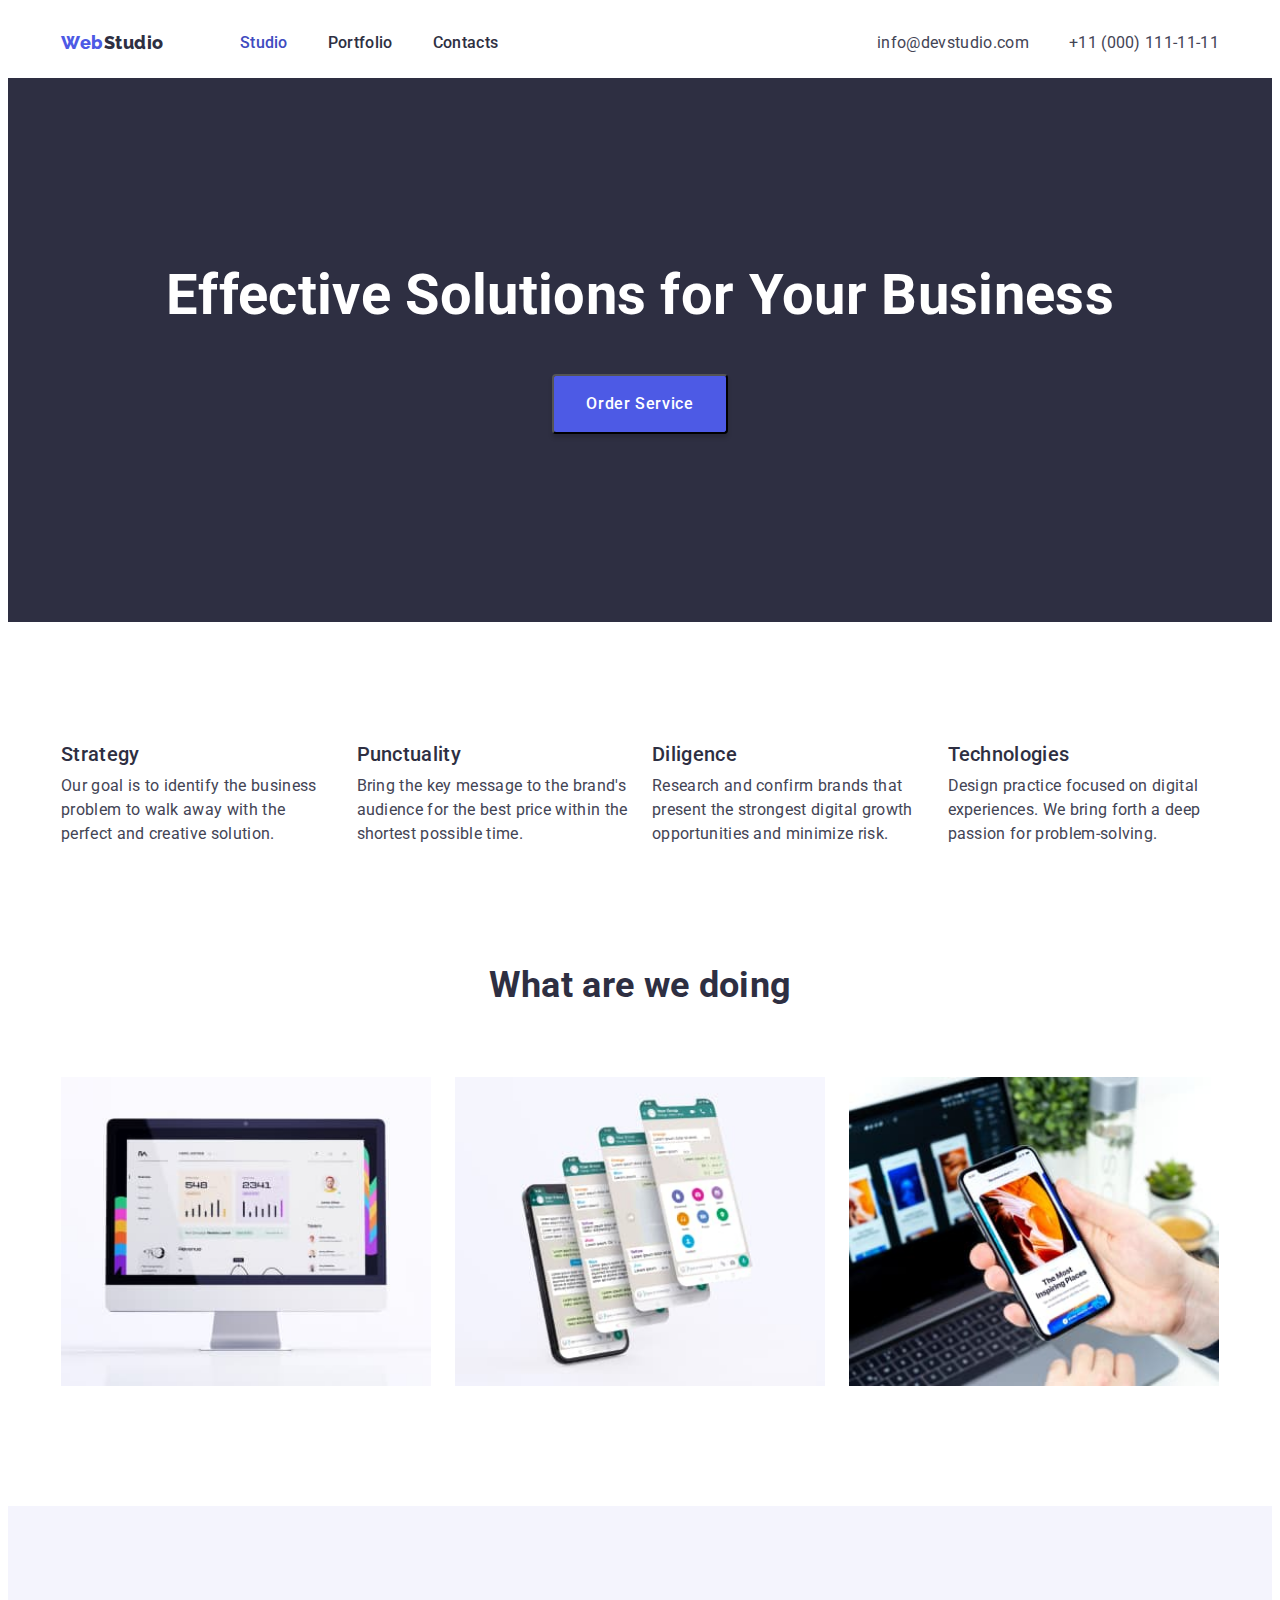
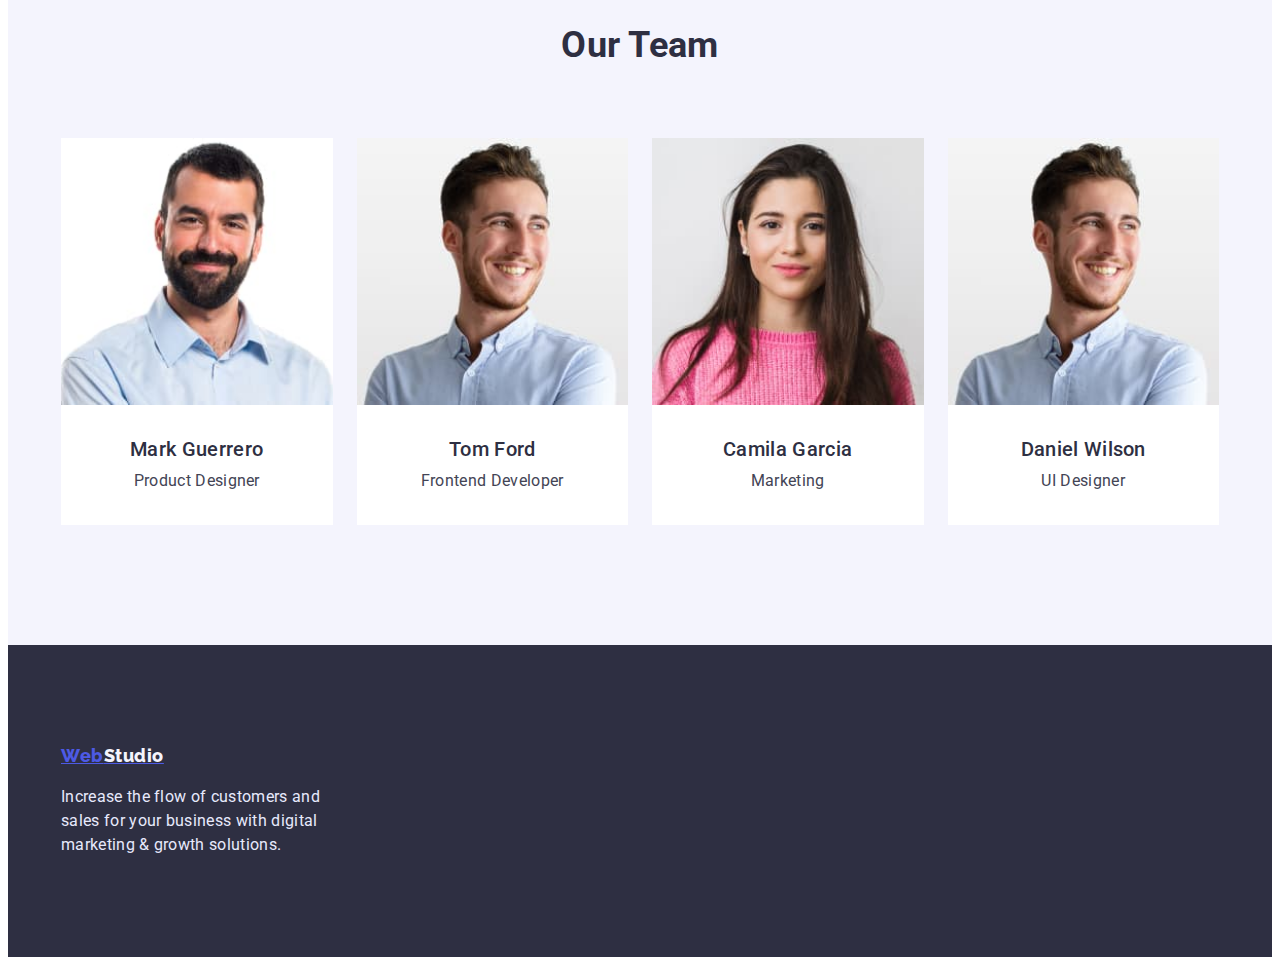
<file: index.html>
<!DOCTYPE html>
<html lang="en">

<head>
    <meta charset="UTF-8">
    <meta http-equiv="X-UA-Compatible" content="IE=edge">
    <meta name="viewport" content="width=device-width, initial-scale=1.0">
    <title>Studio</title>
    <link rel="preconnect" href="https://fonts.googleapis.com">
    <link rel="preconnect" href="https://fonts.gstatic.com" crossorigin>
    <link
        href="https://fonts.googleapis.com/css2?family=Raleway:wght@800&family=Roboto:wght@400;500;700;900&display=swap"
        rel="stylesheet">
    <link rel="stylesheet" href="https://cdnjs.cloudflare.com/ajax/libs/modern-normalize/1.1.0/modern-normalize.min.css"
        integrity="sha512-wpPYUAdjBVSE4KJnH1VR1HeZfpl1ub8YT/NKx4PuQ5NmX2tKuGu6U/JRp5y+Y8XG2tV+wKQpNHVUX03MfMFn9Q=="
        crossorigin="anonymous" referrerpolicy="no-referrer" />
    <link rel="stylesheet" href="./css/styles.css">
</head>

<body>
    <header class="header">
        <div class="container heder-container">
            <nav class="header-pagination">
                <!-- Logo -->
                <a class="logo link" href="./index.html">Web<span class="logo-hpart">Studio</span></a>
                <!-- Nav links -->
                <ul class="header-list">
                    <li class="header-item">
                        <a class="header-sheet active link" href="./index.html">Studio</a>
                    </li>
                    <li class="header-item">
                        <a class="header-sheet normal link" href="./portfolio.html">Portfolio </a>
                    </li>
                    <li class="header-item">
                        <a class="header-sheet normal link" href="#">Contacts</a>
                    </li>
                </ul>
            </nav>
            <!-- Contacts -->
            <address class="header-address">
                <ul class="address-list">
                    <li class="address-item">
                        <a class="contact link" href="mailto:info@devstudio.com">info@devstudio.com</a>
                    </li>
                    <li class="address-item">
                        <a class="contact link" href="tel:+110001111111">+11 (000) 111-11-11</a>
                    </li>
                </ul>
            </address>
        </div>
    </header>
    <main>
        <section class="hero">
            <div class="container hero-container">
                <h1 class="hero-title">
                    Effective Solutions for Your Business
                </h1>
                <button class="hero-button" type="button">Order Service</button>
            </div>
        </section>
        <section class="possibilities">
            <div class="container possibilities-container">
                <h2 class="possibilities-title title"> Аbout Us</h2>
                <ul class="possibilities-list grid-list">
                    <li class="possibilities-item grid-item">
                        <h3 class="possibilities-subtitle subtitle">Strategy</h3>
                        <p class="possibilities-text">
                            Our goal is to identify the business problem to walk away with the perfect and creative
                            solution.
                        </p>
                    </li>
                    <li class="possibilities-item grid-item">
                        <h3 class="possibilities-subtitle subtitle">Punctuality</h3>
                        <p class="possibilities-text">
                            Bring the key message to the brand's audience for the best price within the shortest
                            possible time.
                        </p>
                    </li>
                    <li class="possibilities-item grid-item">
                        <h3 class="possibilities-subtitle subtitle">Diligence</h3>
                        <p class="possibilities-text">
                            Research and confirm brands that present the strongest digital growth opportunities and
                            minimize risk.
                        </p>
                    </li>
                    <li class="possibilities-item grid-item">
                        <h3 class="possibilities-subtitle subtitle">Technologies</h3>
                        <p class="possibilities-text">
                            Design practice focused on digital experiences. We bring forth a deep passion for
                            problem-solving.
                        </p>
                    </li>
                </ul>
            </div>
        </section>
        <section class="works">
            <div class="container works-container">
                <h2 class="works-title title">What are we doing</h2>
                <ul class=" works-pictures grid-list">
                    <li class="works-item grid-item">
                        <img src="./images/pict-studio/desktop.jpg" alt="letter to James on display" width="360">
                    </li>
                    <li class="works-item grid-item">
                        <img src="./images/pict-studio/mobile.jpg" alt="four pages of messages on a mobile screen"
                            width="360">
                    </li>
                    <li class="works-item grid-item">
                        <img src="./images/pict-studio/synch.jpg" alt="man synchronizing mobile with laptop"
                            width="360">
                    </li>
                </ul>
            </div>
        </section>
        <section class="team">
            <div class="container team-container">
                <h2 class="tea-title title">Our Team</h2>
                <ul class="team-photos grid-list">
                    <li class="team-item grid-item">
                        <img src="./images/photo-team-studio/mark-guerrero.jpg" alt="Mark Guerrero photo" width="264">
                        <h3 class="team-subtitle subtitle">Mark Guerrero</h3>
                        <p class="team-text">Product Designer</p>
                    </li>
                    <li class="team-item grid-item">
                        <img src="./images/photo-team-studio/tom-ford.jpg" alt="Tom Ford photo" width="264">
                        <h3 class="team-subtitle subtitle">Tom Ford</h3>
                        <p class="team-text">Frontend Developer</p>
                    </li>
                    <li class="team-item grid-item">
                        <img src="./images/photo-team-studio/camila-garcia.jpg" alt="Camila Garcia photo" width="264">
                        <h3 class="team-subtitle subtitle">Camila Garcia</h3>
                        <p class="team-text">Marketing</p>
                    </li>
                    <li class="team-item grid-item">
                        <img src="./images/photo-team-studio/tom-ford.jpg" alt="Daniel Wilson photo" width="264">
                        <h3 class="team-subtitle subtitle">Daniel Wilson</h3>
                        <p class="team-text">UI Designer</p>
                    </li>
                </ul>
            </div>
        </section>
    </main>
    <footer class="footer">
        <div class="container footer-container">
            <!-- Logo -->
            <a href="./index.html" class="logo">Web<span class="logo-fpart">Studio</span></a>
            <!-- Slogan -->
            <p class="footer-tex">
                Increase the flow of customers and sales for your business with digital marketing & growth solutions.
            </p>
        </div>
    </footer>
</body>

</html>
</file>
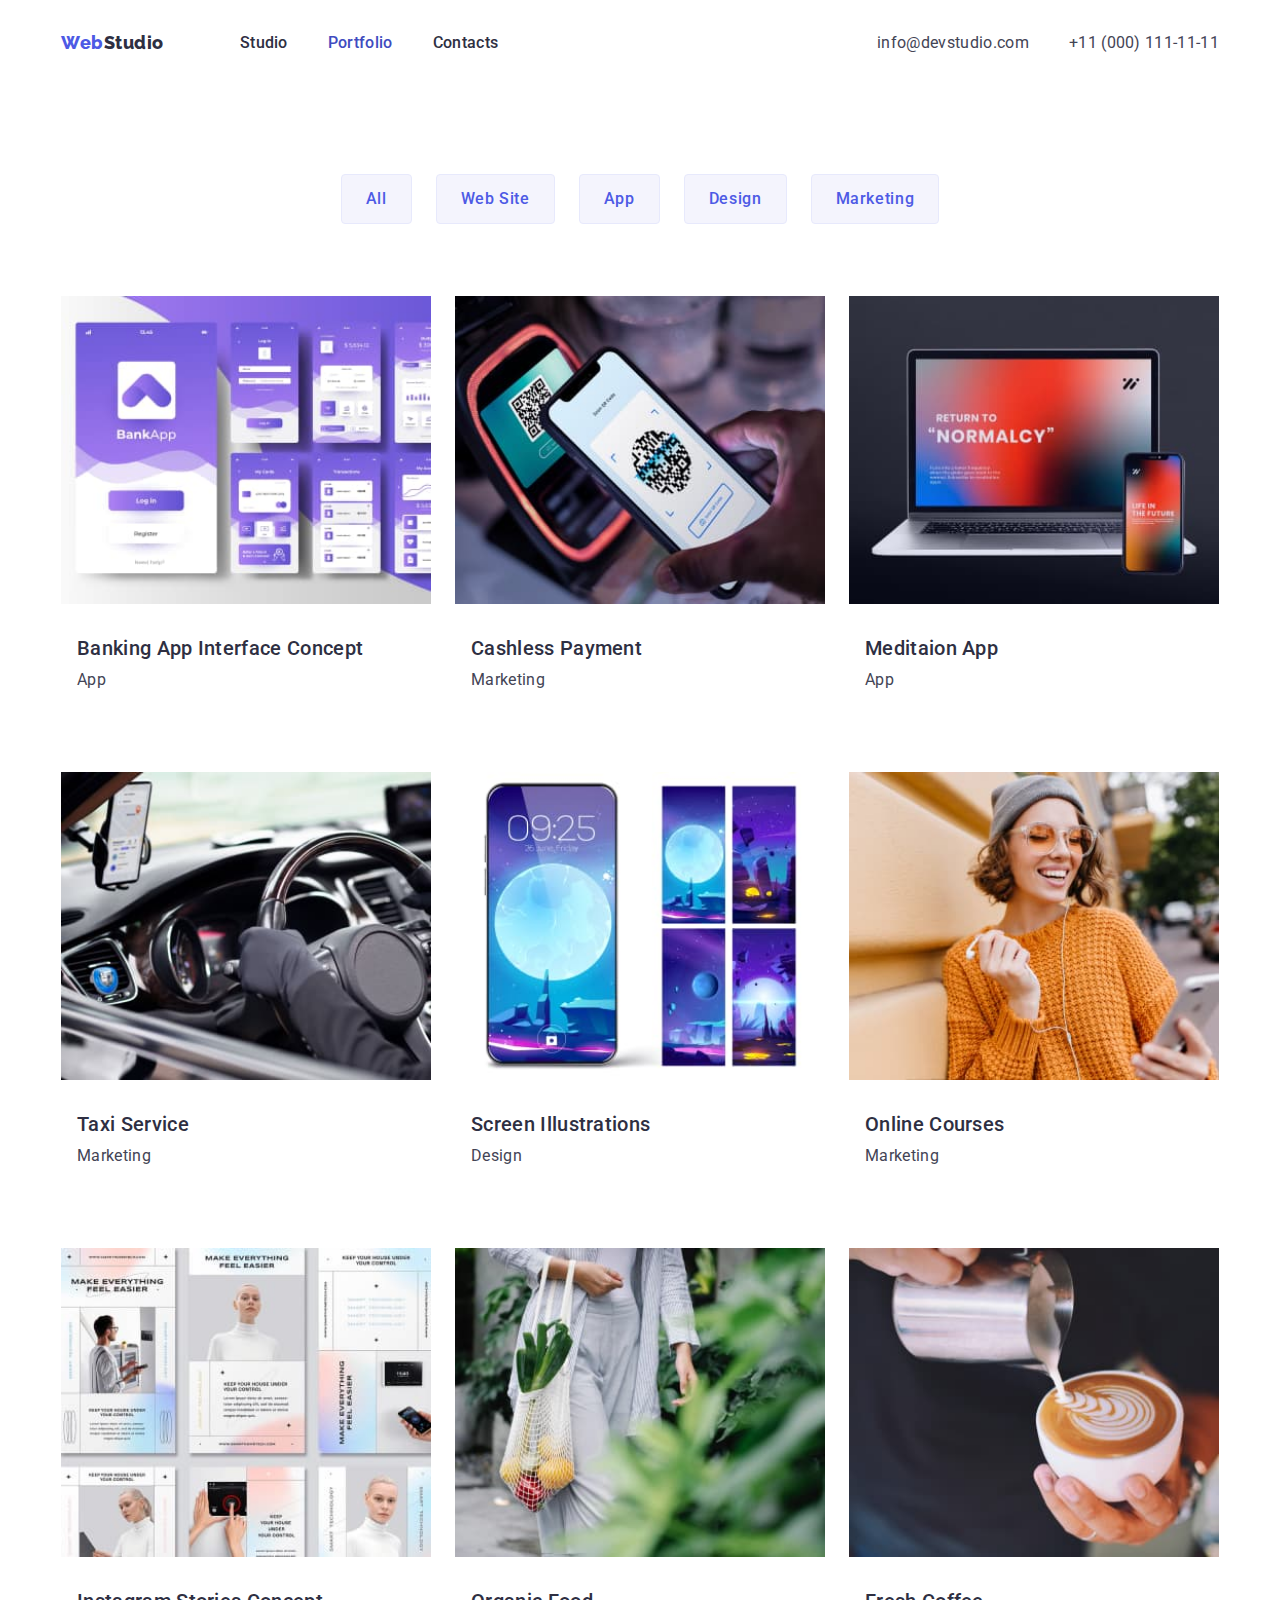
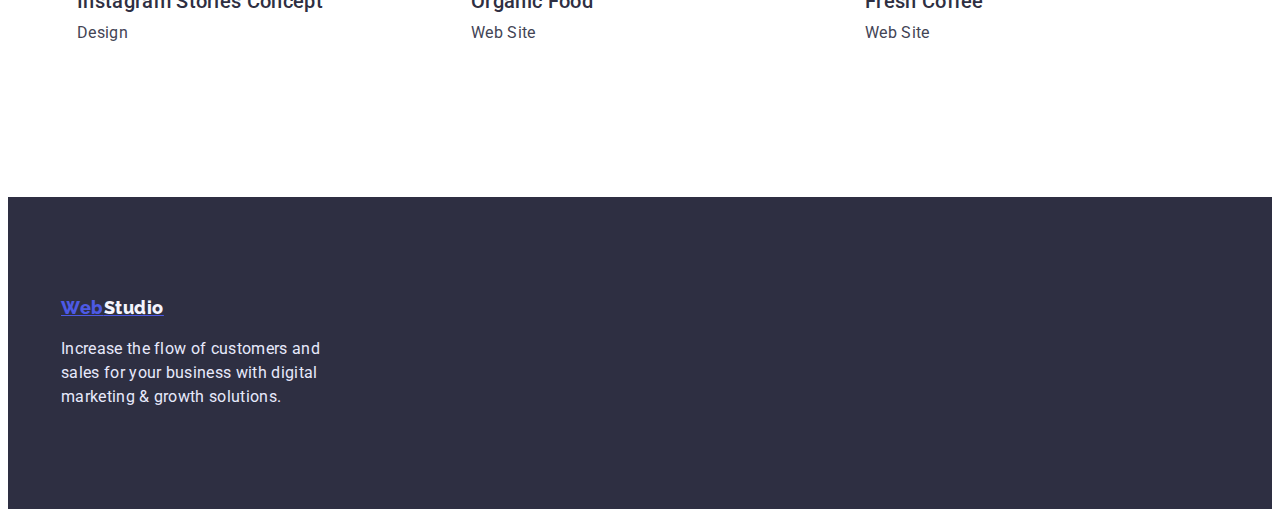
<file: portfolio.html>
<!DOCTYPE html>
<html lang="en">

<head>
    <meta charset="UTF-8">
    <meta http-equiv="X-UA-Compatible" content="IE=edge">
    <meta name="viewport" content="width=device-width, initial-scale=1.0">
    <title>Portfolio</title>
    <link rel="preconnect" href="https://fonts.googleapis.com">
    <link rel="preconnect" href="https://fonts.gstatic.com" crossorigin>
    <link
        href="https://fonts.googleapis.com/css2?family=Raleway:wght@800&family=Roboto:wght@400;500;700;900&display=swap"
        rel="stylesheet">
    <link rel="stylesheet" href="./css/styles.css">
</head>

<body>
    <header class="header">
        <div class="container heder-container">
            <nav class="header-pagination">
                <!-- Logo -->
                <a class="logo link" href="./index.html">Web<span class="logo-hpart">Studio</span></a>
                <!-- Nav links -->
                <ul class="header-list">
                    <li class="header-item">
                        <a class="header-sheet normal link" href="./index.html">Studio</a>
                    </li>
                    <li class="header-item">
                        <a class="header-sheet active link" href="./portfolio.html">Portfolio </a>
                    </li>
                    <li class="header-item">
                        <a class="header-sheet normal link" href="#">Contacts</a>
                    </li>
                </ul>
            </nav>
            <!-- Contacts -->
            <address class="header-address">
                <ul class="address-list">
                    <li class="address-item">
                        <a class="contact link" href="mailto:info@devstudio.com">info@devstudio.com</a>
                    </li>
                    <li class="address-item">
                        <a class="contact link" href="tel:+110001111111">+11 (000) 111-11-11</a>
                    </li>
                </ul>
            </address>
        </div>
    </header>
    <main>
        <section class="portfolio">
            <div class="container portfolio-container">
                <h1 class="portfolio-title title">Our Portfolio</h1>
                <ul class="filter-list">
                    <li class="filter-item">
                        <button class="filter-btn" type="button">All</button>
                    </li>
                    <li class="filter-item">
                        <button class="filter-btn" type="button">Web Site</button>
                    </li>
                    <li class="filter-item">
                        <button class="filter-btn" type="button">App</button>
                    </li>
                    <li class="filter-item">
                        <button class="filter-btn" type="button">Design</button>
                    </li>
                    <li class="filter-item">
                        <button class="filter-btn" type="button">Marketing</button>
                    </li>
                </ul>
                <ul class="project-card-list  grid-list">
                    <li class="project-card-item grid-item">
                        <img src="./images/pict-portfopio/banking-app.jpg" alt="images of banking applications"
                            width="360">
                        <h2 class="project-card-subtitle subtitle">Banking App Interface Concept</h2>
                        <p class="project-card-text">App</p>
                    </li>
                    <li class="project-card-item grid-item"> <img src="./images/pict-portfopio/cashless-payment.jpg"
                            alt="Cashless payment using a mobile phone" width="360">
                        <h2 class="project-card-subtitle subtitle">Cashless Payment</h2>
                        <p class=" project-card-text">Marketing</p>
                    </li>
                    <li class=" project-card-item grid-item"> <img src="./images/pict-portfopio/meditaion-app.jpg"
                            alt="meditation apps on mobile and laptop" width="360">
                        <h2 class="project-card-subtitle subtitle">Meditaion App</h2>
                        <p class=" project-card-text">App</p>
                    </li>
                    <li class="project-card-item grid-item"> <img src="./images/pict-portfopio/taxi-service.jpg"
                            alt="driver driving a car" width="360">
                        <h2 class="project-card-subtitle subtitle">Taxi Service</h2>
                        <p class=" project-card-text">Marketing</p>
                    </li>
                    <li class=" project-card-item grid-item"> <img
                            src="./images/pict-portfopio/screen-illustrations.jpg"
                            alt="various mobile phone screensavers" width="360">
                        <h2 class="project-card-subtitle subtitle">Screen Illustrations</h2>
                        <p class=" project-card-text">Design</p>
                    </li>
                    <li class="project-card-item grid-item"> <img src="./images/pict-portfopio/online-courses.jpg"
                            alt="girl teaches online courses on the mobil" width="360">
                        <h2 class="project-card-subtitle subtitle">Online Courses</h2>
                        <p class=" project-card-text">Marketing</p>
                    </li>
                    <li class="project-card-item grid-item"> <img src="./images/pict-portfopio/instagram-stories.jpg"
                            alt="multiple instagram story concepts" width="360">
                        <h2 class="project-card-subtitle subtitle">Instagram Stories Concept</h2>
                        <p class="project-card-text">Design</p>
                    </li>
                    <li class="project-card-item grid-item"> <img src="./images/pict-portfopio/organic-food.jpg"
                            alt="girl teaches online courses on the mobil" width="360">
                        <h2 class="project-card-subtitle subtitle">Organic Food</h2>
                        <p class=" project-card-text">Web Site</p>
                    </li>
                    <li class="project-card-item grid-item"> <img src="./images/pict-portfopio/fresh-coffee.jpg"
                            alt="multiple instagram story concepts" width="360">
                        <h2 class="project-card-subtitle subtitle">Fresh Coffee</h2>
                        <p class="project-card-text">Web Site</p>
                    </li>
                </ul>
            </div>
        </section>
    </main>
    <footer class=" footer">
        <div class="container footer-container">
            <!-- Logo -->
            <a href="./index.html" class="logo">Web<span class="logo-fpart">Studio</span></a>
            <!-- Slogan -->
            <p class="footer-tex">
                Increase the flow of customers and sales for your business with digital
                marketing & growth solutions.
            </p>
        </div>
    </footer>

</body>

</html>
</file>
<file: css/styles.css>
/*!                         General                 */

:root {
  /**                         Color                 */

  --hero-btn-normal: #4d5ae5;
  --logo: #4d5ae5;
  --filter-btn-text-normal: #4d5ae5;
  --hero-btn-active: #404bbf;
  --sheet-active: #404bbf;
  --adress-active: #404bbf;
  --filter-btn-background-active: #404bbf;
  --titles: #2e2f42;
  --logo-hpart: #2e2f42;
  --sheets-normal: #2e2f42;
  --second-backgraund: #2e2f42;
  --success: #31d0aa;
  --body-text: #434455;
  --adress-normal: #434455;
  --subtle-text: #8e8f99;
  --footer-text: #e7e9fc;
  --filter-border: #e7e9fc;
  --logo-fpart: #f4f4fd;
  --teem-background: #f4f4fd;
  --filter-btn-background-normal: #f4f4fd;
  --body-background: #ffffff;
  --hero-btn-text: #ffffff;
  --filter-btn-text-active: #ffffff;
  --hero-caption: #ffffff;

  /**                         Gallary                 */

  --gap: 24px;
  --carts: 4;
}

/**                         Reset                   */

h1,
h2,
h3,
p {
  margin: 0;
}

ul {
  padding-left: 0;
  margin: 0;
  list-style: none;
}

img {
  display: block;
  width: 100%;
  max-width: 100%;
  height: auto;
}

/**                       Bases                      */

body {
  background-color: var(--body-background);
  color: var(--body-text);
  font-family: Roboto, sans-serif;
  font-size: 16px;
  line-height: 1.5;
  letter-spacing: 0.02em;
}

/**                     Components                   */

.container {
  width: 100%;
  max-width: 1158px;
  padding: 0 15px;
  margin: 0 auto;
}

.link {
  text-decoration: none;
}

.logo {
  padding-top: 24px;
  padding-bottom: 24px;
  color: var(--logo);
  font-family: Raleway, sans-serif;
  font-weight: 800;
  font-size: 18px;
  line-height: 1.2;
  letter-spacing: 0.03em;
}

.possibilities-title,
.portfolio-title {
  position: absolute;
  width: 1px;
  height: 1px;
  margin: -1px;
  border: 0;
  padding: 0;
  white-space: nowrap;
  clip-path: inset(100%);
  clip: rect(0 0 0 0);
  overflow: hidden;
}

.title {
  text-align: center;
  color: var(--titles);
  font-size: 36px;
  line-height: 1.11;
}

.subtitle {
  color: var(--titles);
  font-weight: 500;
  font-size: 20px;
  line-height: 1.2;
}

.grid-list {
  display: flex;
  gap: var(--gap);
}

.grid-item {
  flex-basis: calc((100% - (var(--carts) - 1) * var(--gap)) / var(--carts));
}

/*TODO                     Header                      */

.header {
}

.heder-container {
  display: flex;
  align-items: center;
}

.header-pagination {
  display: flex;
}

/**                         Logo                       */

.logo-hpart {
  color: var(--logo-hpart);
}

/**                        Sheets                      */

.header-list {
  display: flex;
  align-items: center;
  margin-left: 76px;
  gap: 40px;
}
.header-item {
}

.header-sheet {
  font-weight: 500;
  color: var(--sheets-normal);
}

.normal:is(:hover, :focus),
.active {
  color: var(--sheet-active);
}

/**                      Contact                      */

.header-address {
  margin-left: auto;
}
.address-list {
  display: flex;
  gap: 40px;

  font-style: normal;
}

.address-item {
}

.contact {
  color: var(--adress-normal);
  text-decoration: none;
  font-style: normal;
}

.contact:is(:hover, :focus) {
  color: var(--adress-active);
}

/*TODO                     STUDIO                    */

/**                     Hero section                 */

.hero {
  background-color: var(--second-backgraund);
}

.hero-container {
  padding-top: 188px;
  padding-bottom: 188px;
}

.hero-title {
  color: var(--hero-caption);
  font-size: 56px;
  line-height: 1.07;
  text-align: center;
}

.hero-button {
  display: block;
  margin: 48px auto 0;
  padding: 16px 32px;
  box-shadow: 0px 4px 4px rgba(0, 0, 0, 0.15);
  border-radius: 4px;
  color: var(--hero-btn-text);
  background-color: var(--hero-btn-normal);
  font-family: inherit;
  font-weight: 500;
  font-size: 16px;
  line-height: 1.5;
  letter-spacing: 0.04em;
}

.hero-button:is(:hover, :focus) {
  background-color: var(--hero-btn-active);
}

/**             Possibilities section             */

.possibilities {
}

.possibilities-container {
  padding-top: 120px;
  padding-bottom: 120px;
}
.possibilities-title {
}

.possibilities-list {
}

.possibilities-item {
}

.possibilities-subtitle {
  margin-bottom: 8px;
}
.possibilities-text {
}

/**                  Works section                  */

.works {
}

.works-container {
  padding-bottom: 120px;
}

.works-title {
  margin-bottom: 72px;
}

.works-pictures {
}
.works-item {
  --carts: 3;
}

/**                     Our Team                    */

.team {
  background-color: var(--teem-background);
}
/* var(--light) */

.team-container {
  padding-top: 120px;
  padding-bottom: 120px;
}
.team-title {
}

.team-photos {
  margin-top: 72px;
}
.team-item {
  background-color: var(--body-background);
}

.team-subtitle {
  margin-top: 32px;
  margin-bottom: 8px;
  text-align: center;
}

.team-text {
  margin-bottom: 32px;
  text-align: center;
}
.team-item > {
}

/**TODO                   PORTFOLIO                   */

.portfolio {
}

.portfolio-container {
  padding-top: 96px;
  padding-bottom: 120px;
}
.portfolio-title {
}

.filter-list {
  display: flex;
  justify-content: center;
  margin-bottom: 72px;
  gap: 24px;
}
.filter-item {
}

.filter-btn {
  padding: 12px 24px;

  color: var(--filter-btn-text-normal);
  background-color: var(--filter-btn-background-normal);
  font-family: inherit;
  font-weight: 500;
  font-size: 16px;
  line-height: 1.5;
  letter-spacing: 0.04em;

  border: 1px solid var(--filter-border);
  border-radius: 4px;
}

.filter-btn:is(:hover, :focus) {
  color: var(--filter-btn-text-active);
  background-color: var(--filter-btn-background-active);

  box-shadow: 0px 3px 1px rgba(0, 0, 0, 0.1), 0px 2px 1px rgba(0, 0, 0, 0.08),
    0px 2px 2px rgba(0, 0, 0, 0.12);
  border-radius: 4px;
}

.project-card-list {
  display: flex;
  flex-wrap: wrap;
  row-gap: 48px;
}

.project-card-item {
  padding-bottom: 32px;
  --carts: 3;
}

.project-card-subtitle {
  padding-left: 16px;
  margin: 32px auto 8px 0;
}

.project-card-text {
  padding-left: 16px;
}
.project-card-subtitle {
}

/**TODO                   footer                       */

.footer {
  background-color: var(--second-backgraund);
  color: var(--footer-text);
}

.footer-container {
  padding-top: 100px;
  padding-bottom: 100px;
}

.logo-fpart {
  color: var(--logo-fpart);
}

.footer-tex {
  margin-top: 16px;
  width: 100%;
  max-width: 264px;
}
</file>
